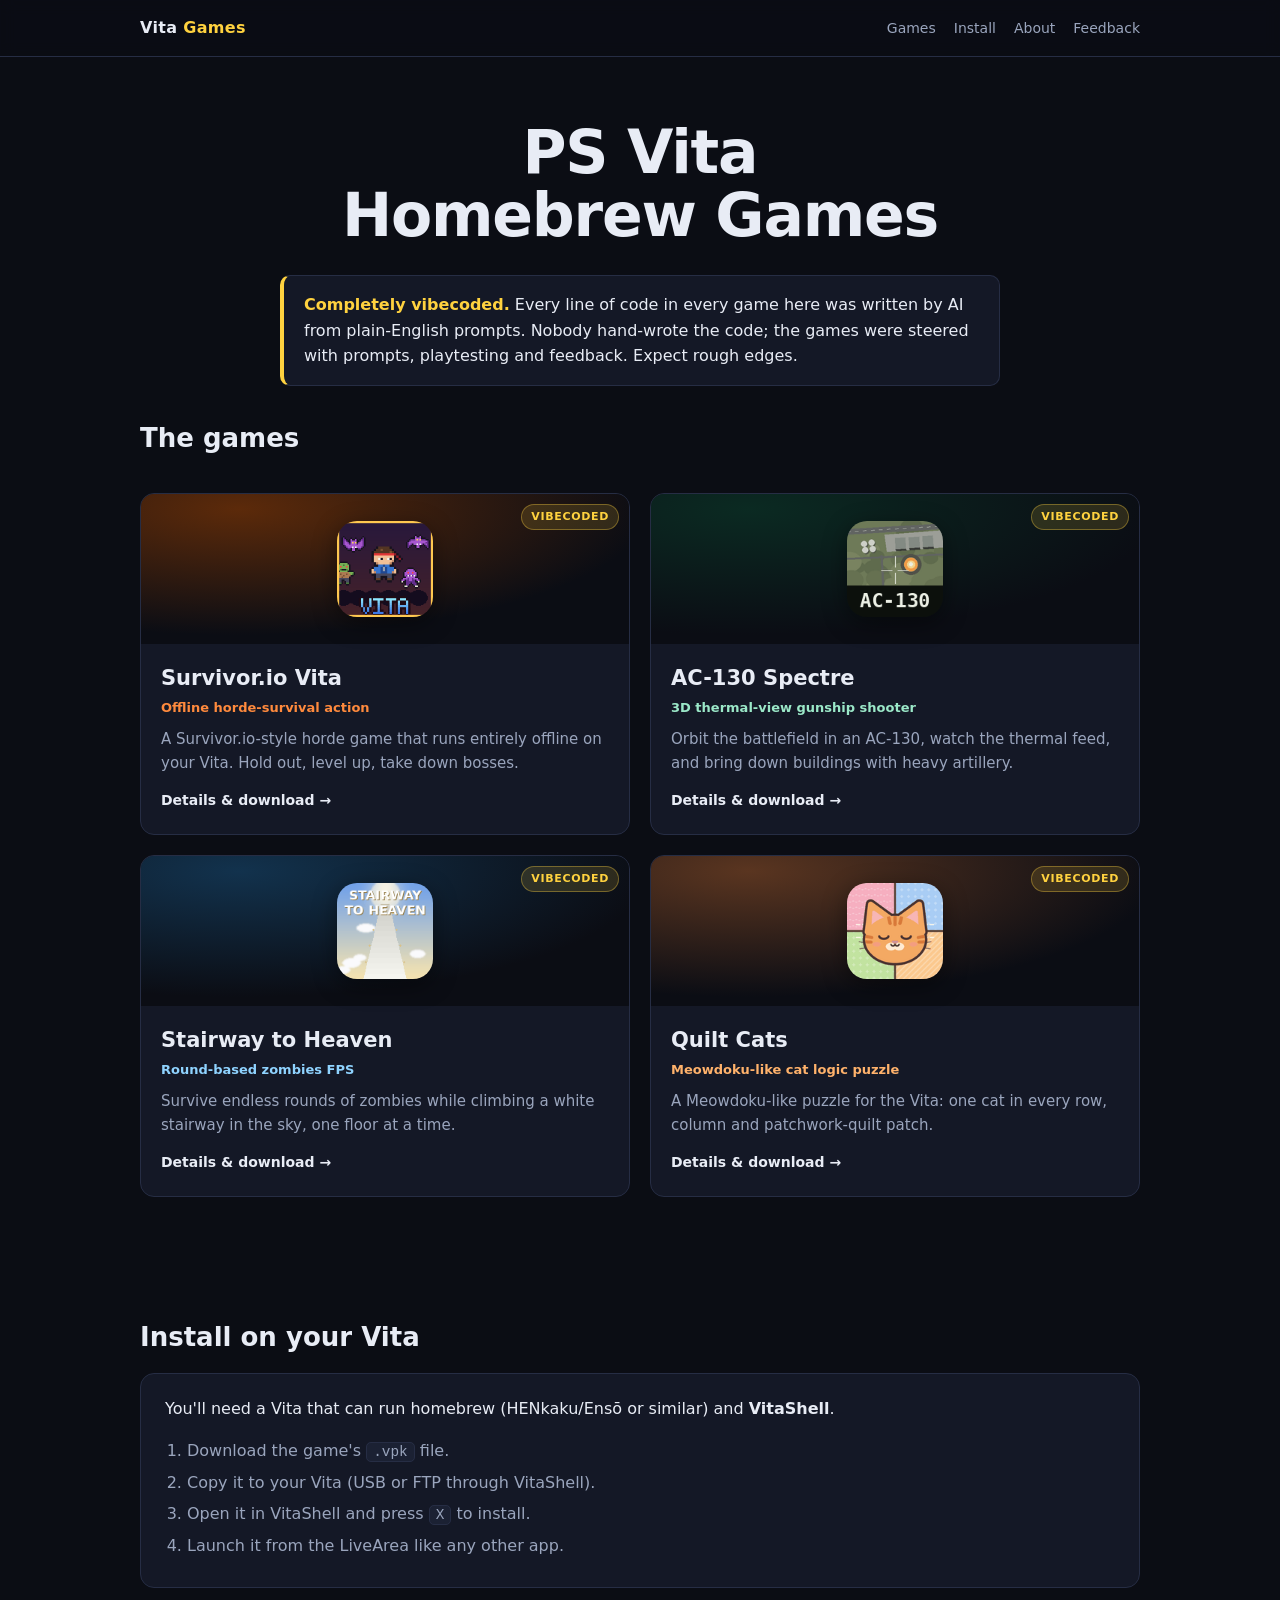
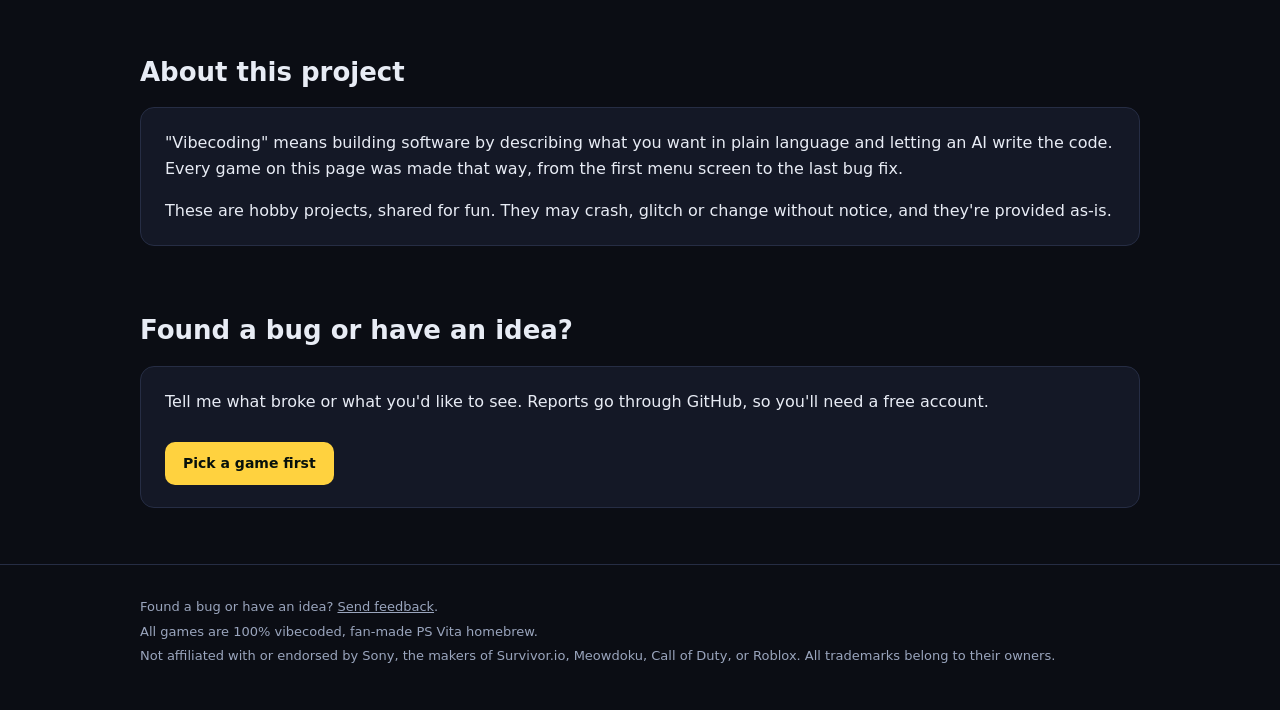
<file: index.html>
<!doctype html>
<html lang="en">
<head>
<meta charset="utf-8">
<meta name="viewport" content="width=device-width,initial-scale=1">
<title>Vita Games: PS Vita homebrew, completely vibecoded</title>
<meta name="description" content="Four PS Vita homebrew games, every line of code written by AI from plain-English prompts.">
<meta property="og:title" content="Vita Games: PS Vita homebrew, completely vibecoded">
<meta property="og:description" content="Four PS Vita homebrew games, every line of code written by AI from plain-English prompts.">
<link rel="stylesheet" href="style.css">
</head>
<body>
<header class="site"><div class="wrap">
<a class="brand" href="index.html">Vita <b>Games</b></a>
<nav><a href="index.html#games">Games</a><a href="index.html#install">Install</a><a href="index.html#about">About</a><a href="feedback.html">Feedback</a></nav>
</div></header>

<div class="hero"><div class="wrap">
<h1>PS Vita<br>Homebrew Games</h1>
<div class="banner"><strong>Completely vibecoded.</strong> Every line of code in every game here was written by AI from plain-English prompts. Nobody hand-wrote the code; the games were steered with prompts, playtesting and feedback. Expect rough edges.</div>
</div></div>

<main class="wrap">
<section id="games" class="block"><h2>The games</h2>
<div class="grid">
<a class="card" href="games/survivor-io-vita.html" style="--accent:#ff8a3d;--accent2:#5c2a0a">
<div class="art"><img src="img/survivor.png" alt="Survivor.io Vita icon" class="gicon"><span class="pill vb">Vibecoded</span></div>
<div class="body"><h3>Survivor.io Vita</h3><div class="tag">Offline horde-survival action</div>
<p>A Survivor.io-style horde game that runs entirely offline on your Vita. Hold out, level up, take down bosses.</p><span class="more">Details &amp; download →</span></div>
</a>
<a class="card" href="games/ac130-spectre.html" style="--accent:#9be8c8;--accent2:#0b2a22">
<div class="art"><img src="img/ac130.png" alt="AC-130 Spectre icon" class="gicon"><span class="pill vb">Vibecoded</span></div>
<div class="body"><h3>AC-130 Spectre</h3><div class="tag">3D thermal-view gunship shooter</div>
<p>Orbit the battlefield in an AC-130, watch the thermal feed, and bring down buildings with heavy artillery.</p><span class="more">Details &amp; download →</span></div>
</a>
<a class="card" href="games/stairway-to-heaven.html" style="--accent:#8fd3ff;--accent2:#12324d">
<div class="art"><img src="img/stairway.png" alt="Stairway to Heaven icon" class="gicon"><span class="pill vb">Vibecoded</span></div>
<div class="body"><h3>Stairway to Heaven</h3><div class="tag">Round-based zombies FPS</div>
<p>Survive endless rounds of zombies while climbing a white stairway in the sky, one floor at a time.</p><span class="more">Details &amp; download →</span></div>
</a>
<a class="card" href="games/quilt-cats.html" style="--accent:#ffb26b;--accent2:#5a3520">
<div class="art"><img src="img/quiltcats.png" alt="Quilt Cats icon" class="gicon"><span class="pill vb">Vibecoded</span></div>
<div class="body"><h3>Quilt Cats</h3><div class="tag">Meowdoku-like cat logic puzzle</div>
<p>A Meowdoku-like puzzle for the Vita: one cat in every row, column and patchwork-quilt patch.</p><span class="more">Details &amp; download →</span></div>
</a>
</div></section>

<section id="install" class="block"><h2>Install on your Vita</h2>
<div class="panel">
<p style="margin-top:0">You'll need a Vita that can run homebrew (HENkaku/Ensō or similar) and <strong>VitaShell</strong>.</p>
<ol>
<li>Download the game's <code>.vpk</code> file.</li>
<li>Copy it to your Vita (USB or FTP through VitaShell).</li>
<li>Open it in VitaShell and press <kbd>X</kbd> to install.</li>
<li>Launch it from the LiveArea like any other app.</li>
</ol>
</div></section>

<section id="about" class="block"><h2>About this project</h2>
<div class="panel">
<p style="margin-top:0">"Vibecoding" means building software by describing what you want in plain language and letting an AI write the code. Every game on this page was made that way, from the first menu screen to the last bug fix.</p>
<p style="margin-bottom:0">These are hobby projects, shared for fun. They may crash, glitch or change without notice, and they're provided as-is.</p>
</div></section>

<section id="feedback" class="block" style="--accent:#ffd23f"><h2>Found a bug or have an idea?</h2>
<div class="panel">
<p style="margin-top:0">Tell me what broke or what you'd like to see. Reports go through GitHub, so you'll need a free account.</p>
<a class="btn" href="feedback.html">Pick a game first</a>
</div></section>
</main>
<footer><div class="wrap">
<p>Found a bug or have an idea? <a href="feedback.html" style="text-decoration:underline">Send feedback</a>.</p>
<p>All games are 100% vibecoded, fan-made PS Vita homebrew.</p>
<p>Not affiliated with or endorsed by Sony, the makers of Survivor.io, Meowdoku, Call of Duty, or Roblox. All trademarks belong to their owners.</p>
</div></footer>
</body>
</html>
</file>
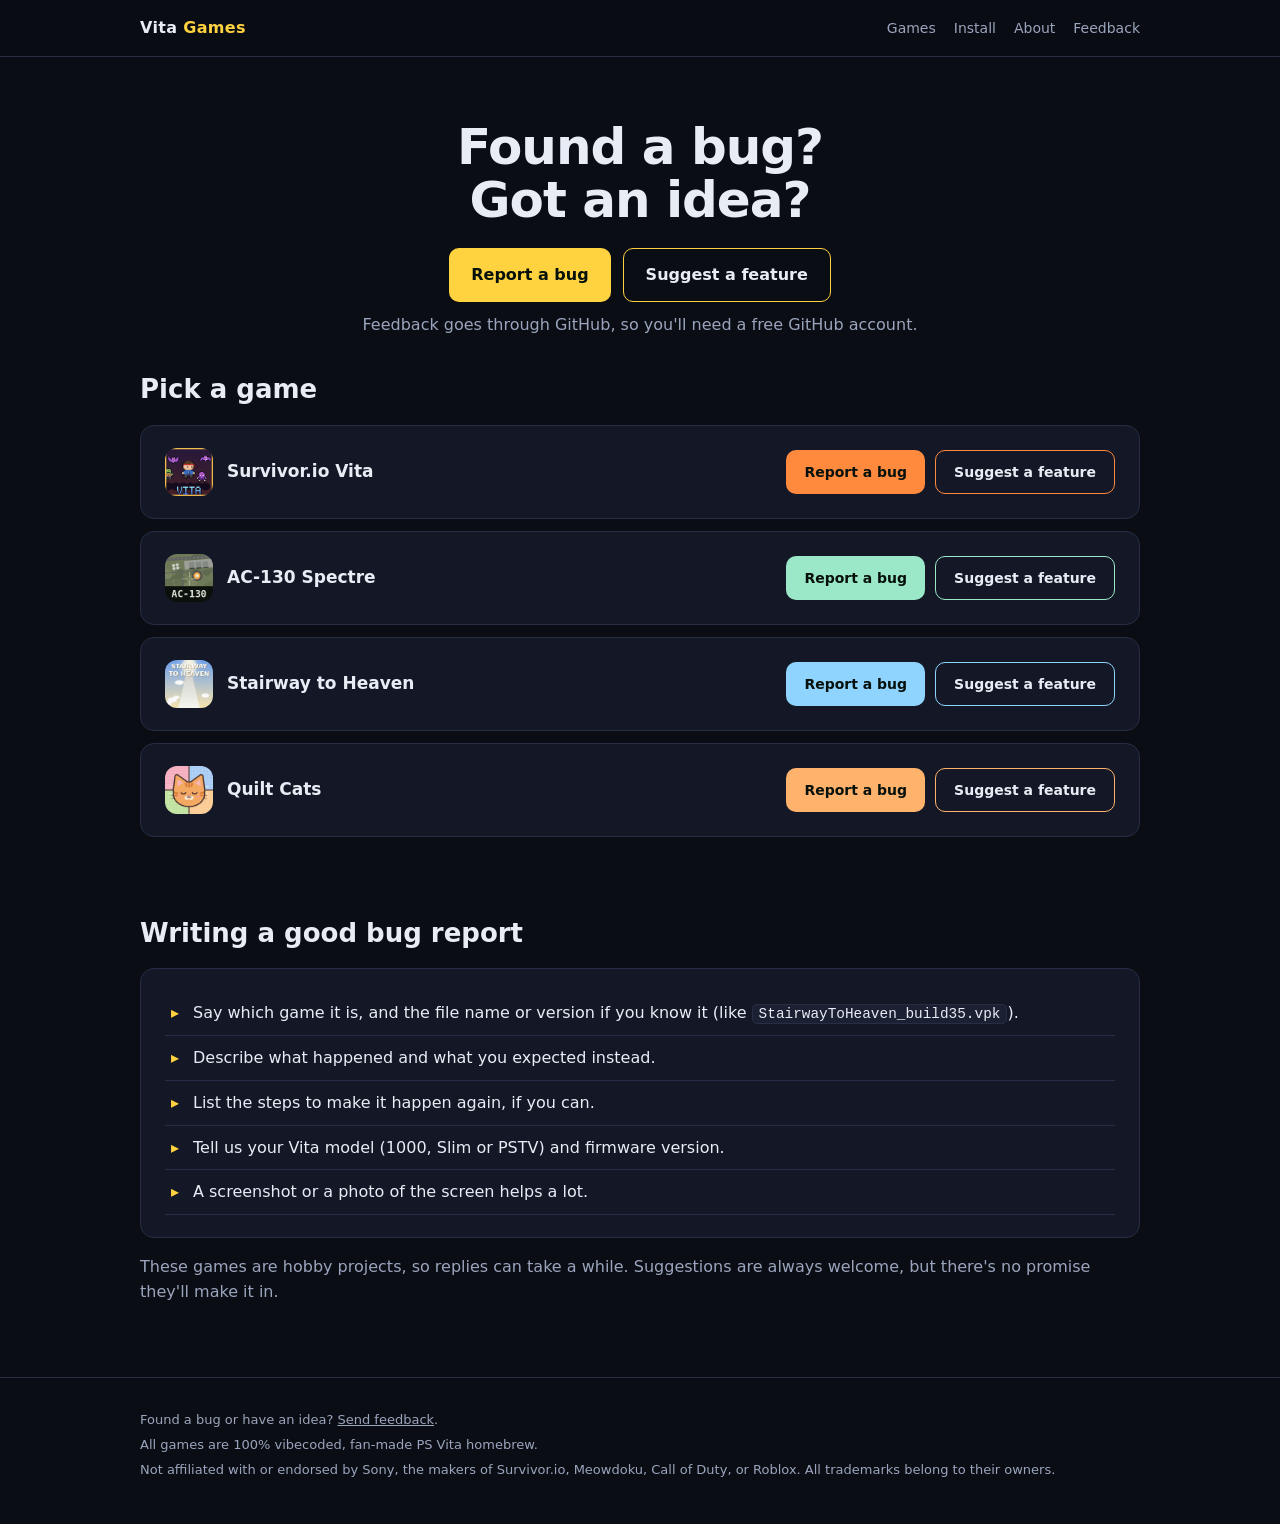
<file: feedback.html>
<!doctype html>
<html lang="en">
<head>
<meta charset="utf-8">
<meta name="viewport" content="width=device-width,initial-scale=1">
<title>Feedback | Vita Games</title>
<meta name="description" content="Report a bug or suggest a feature for the PS Vita games.">
<meta property="og:title" content="Feedback | Vita Games">
<meta property="og:description" content="Report a bug or suggest a feature for the PS Vita games.">
<link rel="stylesheet" href="style.css">
</head>
<body>
<header class="site"><div class="wrap">
<a class="brand" href="index.html">Vita <b>Games</b></a>
<nav><a href="index.html#games">Games</a><a href="index.html#install">Install</a><a href="index.html#about">About</a><a href="feedback.html">Feedback</a></nav>
</div></header>

<div class="hero" style="--accent:#ffd23f"><div class="wrap">
<h1 style="font-size:clamp(32px,5vw,50px)">Found a bug?<br>Got an idea?</h1>
<div class="cta-row">
<a class="btn" href="https://github.com/MrManHeadQuarters/Vita-Vibecoded-Games/issues/new?template=bug_report.yml">Report a bug</a>
<a class="btn alt" href="https://github.com/MrManHeadQuarters/Vita-Vibecoded-Games/issues/new?template=suggestion.yml">Suggest a feature</a>
</div>
<p style="color:var(--muted);margin:0">Feedback goes through GitHub, so you'll need a free GitHub account.</p>
</div></div>

<main class="wrap">
<section class="block"><h2>Pick a game</h2>
<div class="panel fb-row" style="--accent:#ff8a3d"><div class="fb-name"><img src="img/survivor.png" alt=""><strong>Survivor.io Vita</strong></div><div class="fb-links"><a class="btn" href="https://github.com/MrManHeadQuarters/Vita-Vibecoded-Games/issues/new?template=bug_report.yml&game=Survivor.io+Vita">Report a bug</a><a class="btn alt" href="https://github.com/MrManHeadQuarters/Vita-Vibecoded-Games/issues/new?template=suggestion.yml&game=Survivor.io+Vita">Suggest a feature</a></div></div>
<div class="panel fb-row" style="--accent:#9be8c8"><div class="fb-name"><img src="img/ac130.png" alt=""><strong>AC-130 Spectre</strong></div><div class="fb-links"><a class="btn" href="https://github.com/MrManHeadQuarters/Vita-Vibecoded-Games/issues/new?template=bug_report.yml&game=AC-130+Spectre">Report a bug</a><a class="btn alt" href="https://github.com/MrManHeadQuarters/Vita-Vibecoded-Games/issues/new?template=suggestion.yml&game=AC-130+Spectre">Suggest a feature</a></div></div>
<div class="panel fb-row" style="--accent:#8fd3ff"><div class="fb-name"><img src="img/stairway.png" alt=""><strong>Stairway to Heaven</strong></div><div class="fb-links"><a class="btn" href="https://github.com/MrManHeadQuarters/Vita-Vibecoded-Games/issues/new?template=bug_report.yml&game=Stairway+to+Heaven">Report a bug</a><a class="btn alt" href="https://github.com/MrManHeadQuarters/Vita-Vibecoded-Games/issues/new?template=suggestion.yml&game=Stairway+to+Heaven">Suggest a feature</a></div></div>
<div class="panel fb-row" style="--accent:#ffb26b"><div class="fb-name"><img src="img/quiltcats.png" alt=""><strong>Quilt Cats</strong></div><div class="fb-links"><a class="btn" href="https://github.com/MrManHeadQuarters/Vita-Vibecoded-Games/issues/new?template=bug_report.yml&game=Quilt+Cats">Report a bug</a><a class="btn alt" href="https://github.com/MrManHeadQuarters/Vita-Vibecoded-Games/issues/new?template=suggestion.yml&game=Quilt+Cats">Suggest a feature</a></div></div>
</section>

<section class="block" style="--accent:#ffd23f"><h2>Writing a good bug report</h2>
<div class="panel"><ul class="feat">
<li>Say which game it is, and the file name or version if you know it (like <code>StairwayToHeaven_build35.vpk</code>).</li>
<li>Describe what happened and what you expected instead.</li>
<li>List the steps to make it happen again, if you can.</li>
<li>Tell us your Vita model (1000, Slim or PSTV) and firmware version.</li>
<li>A screenshot or a photo of the screen helps a lot.</li>
</ul></div>
<p style="color:var(--muted)">These games are hobby projects, so replies can take a while. Suggestions are always welcome, but there's no promise they'll make it in.</p>
</section>
</main>
<footer><div class="wrap">
<p>Found a bug or have an idea? <a href="feedback.html" style="text-decoration:underline">Send feedback</a>.</p>
<p>All games are 100% vibecoded, fan-made PS Vita homebrew.</p>
<p>Not affiliated with or endorsed by Sony, the makers of Survivor.io, Meowdoku, Call of Duty, or Roblox. All trademarks belong to their owners.</p>
</div></footer>
</body>
</html>
</file>
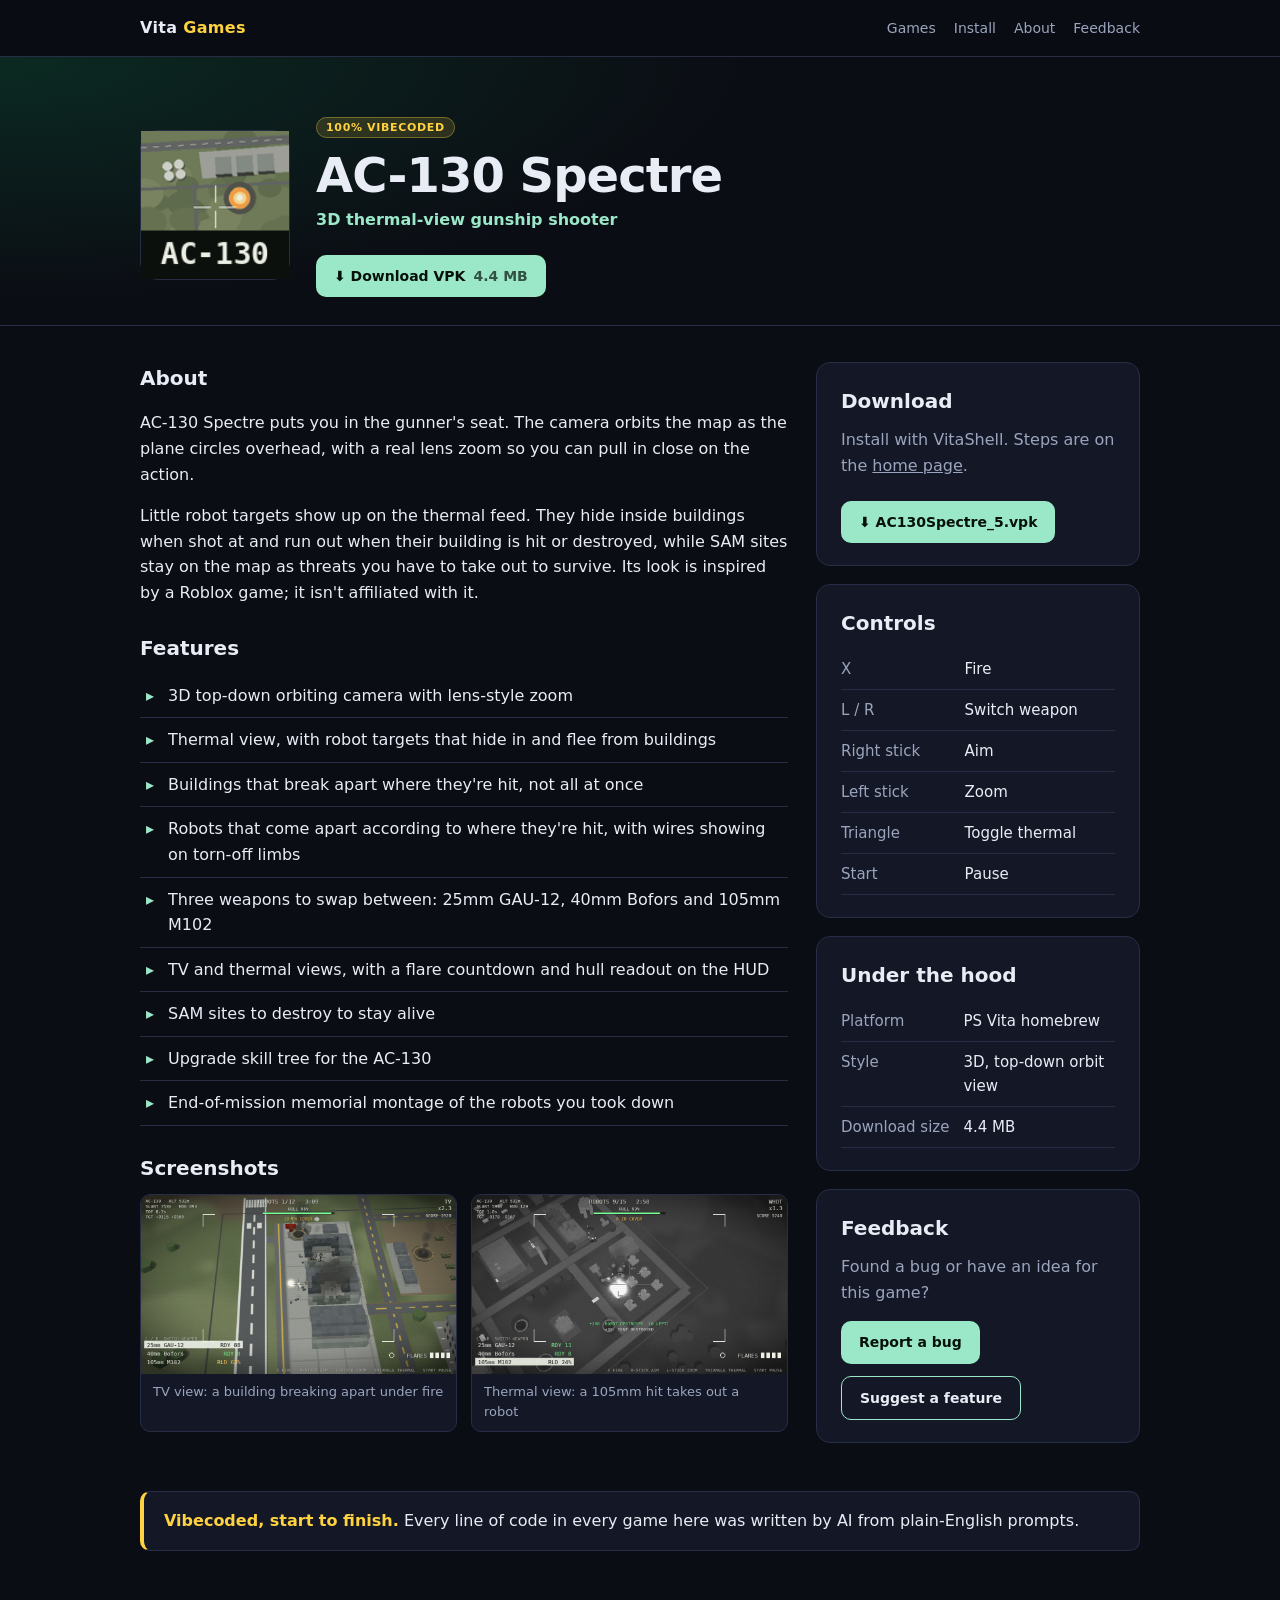
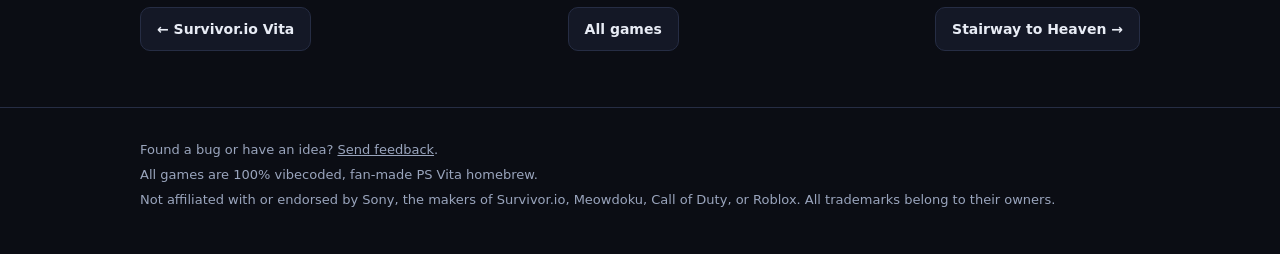
<file: games/ac130-spectre.html>
<!doctype html>
<html lang="en">
<head>
<meta charset="utf-8">
<meta name="viewport" content="width=device-width,initial-scale=1">
<title>AC-130 Spectre | Vita Games</title>
<meta name="description" content="Orbit the battlefield in an AC-130, watch the thermal feed, and bring down buildings with heavy artillery.">
<meta property="og:title" content="AC-130 Spectre | Vita Games">
<meta property="og:description" content="Orbit the battlefield in an AC-130, watch the thermal feed, and bring down buildings with heavy artillery.">
<link rel="stylesheet" href="../style.css">
</head>
<body>
<header class="site"><div class="wrap">
<a class="brand" href="../index.html">Vita <b>Games</b></a>
<nav><a href="../index.html#games">Games</a><a href="../index.html#install">Install</a><a href="../index.html#about">About</a><a href="../feedback.html">Feedback</a></nav>
</div></header>

<div class="game-hero" style="--accent:#9be8c8;--accent2:#0b2a22"><div class="wrap"><div class="row">
<div class="art"><img src="../img/ac130.png" alt="AC-130 Spectre icon" class="gicon"></div>
<div>
<span class="pill">100% vibecoded</span>
<h1 style="margin-top:10px">AC-130 Spectre</h1>
<div class="tag">3D thermal-view gunship shooter</div>

<a class="btn" href="../downloads/AC130Spectre_5.vpk" download>⬇ Download VPK <span>4.4 MB</span></a>
</div></div></div></div>

<main class="wrap" style="--accent:#9be8c8">
<div class="cols">
<div>
<h2>About</h2>
<p>AC-130 Spectre puts you in the gunner&#x27;s seat. The camera orbits the map as the plane circles overhead, with a real lens zoom so you can pull in close on the action.</p>
<p>Little robot targets show up on the thermal feed. They hide inside buildings when shot at and run out when their building is hit or destroyed, while SAM sites stay on the map as threats you have to take out to survive. Its look is inspired by a Roblox game; it isn&#x27;t affiliated with it.</p>
<h2>Features</h2>
<ul class="feat">
<li>3D top-down orbiting camera with lens-style zoom</li>
<li>Thermal view, with robot targets that hide in and flee from buildings</li>
<li>Buildings that break apart where they&#x27;re hit, not all at once</li>
<li>Robots that come apart according to where they&#x27;re hit, with wires showing on torn-off limbs</li>
<li>Three weapons to swap between: 25mm GAU-12, 40mm Bofors and 105mm M102</li>
<li>TV and thermal views, with a flare countdown and hull readout on the HUD</li>
<li>SAM sites to destroy to stay alive</li>
<li>Upgrade skill tree for the AC-130</li>
<li>End-of-mission memorial montage of the robots you took down</li>
</ul>
<h2>Screenshots</h2>
<div class="shots"><a class="shot has" href="../img/ac130-tv.png" target="_blank" rel="noopener"><img src="../img/ac130-tv.png" alt="TV view: a building breaking apart under fire" loading="lazy"><span>TV view: a building breaking apart under fire</span></a><a class="shot has" href="../img/ac130-thermal.png" target="_blank" rel="noopener"><img src="../img/ac130-thermal.png" alt="Thermal view: a 105mm hit takes out a robot" loading="lazy"><span>Thermal view: a 105mm hit takes out a robot</span></a></div>
</div>
<aside class="side">
<div class="panel"><h2 style="margin-top:0">Download</h2><p style="margin:0 0 10px;color:var(--muted)">Install with VitaShell. Steps are on the <a href="../index.html#install" style="text-decoration:underline">home page</a>.</p><a class="btn" href="../downloads/AC130Spectre_5.vpk" download>⬇ AC130Spectre_5.vpk</a></div>
<div class="panel"><h2 style="margin-top:0">Controls</h2><table class="kv"><tr><td>X</td><td>Fire</td></tr>
<tr><td>L / R</td><td>Switch weapon</td></tr>
<tr><td>Right stick</td><td>Aim</td></tr>
<tr><td>Left stick</td><td>Zoom</td></tr>
<tr><td>Triangle</td><td>Toggle thermal</td></tr>
<tr><td>Start</td><td>Pause</td></tr></table></div>
<div class="panel"><h2 style="margin-top:0">Under the hood</h2><table class="kv"><tr><td>Platform</td><td>PS Vita homebrew</td></tr>
<tr><td>Style</td><td>3D, top-down orbit view</td></tr>
<tr><td>Download size</td><td>4.4 MB</td></tr></table></div>
<div class="panel"><h2 style="margin-top:0">Feedback</h2><p style="margin:0 0 4px;color:var(--muted)">Found a bug or have an idea for this game?</p><a class="btn" href="https://github.com/MrManHeadQuarters/Vita-Vibecoded-Games/issues/new?template=bug_report.yml&game=AC-130+Spectre">Report a bug</a> <a class="btn alt" href="https://github.com/MrManHeadQuarters/Vita-Vibecoded-Games/issues/new?template=suggestion.yml&game=AC-130+Spectre">Suggest a feature</a></div>
</aside>
</div>

<div class="vibe"><strong>Vibecoded, start to finish.</strong> Every line of code in every game here was written by AI from plain-English prompts.</div>

<div class="pager">
<a href="survivor-io-vita.html">← Survivor.io Vita</a>
<a href="../index.html#games">All games</a>
<a href="stairway-to-heaven.html">Stairway to Heaven →</a>
</div>
</main>
<footer><div class="wrap">
<p>Found a bug or have an idea? <a href="../feedback.html" style="text-decoration:underline">Send feedback</a>.</p>
<p>All games are 100% vibecoded, fan-made PS Vita homebrew.</p>
<p>Not affiliated with or endorsed by Sony, the makers of Survivor.io, Meowdoku, Call of Duty, or Roblox. All trademarks belong to their owners.</p>
</div></footer>
</body>
</html>
</file>
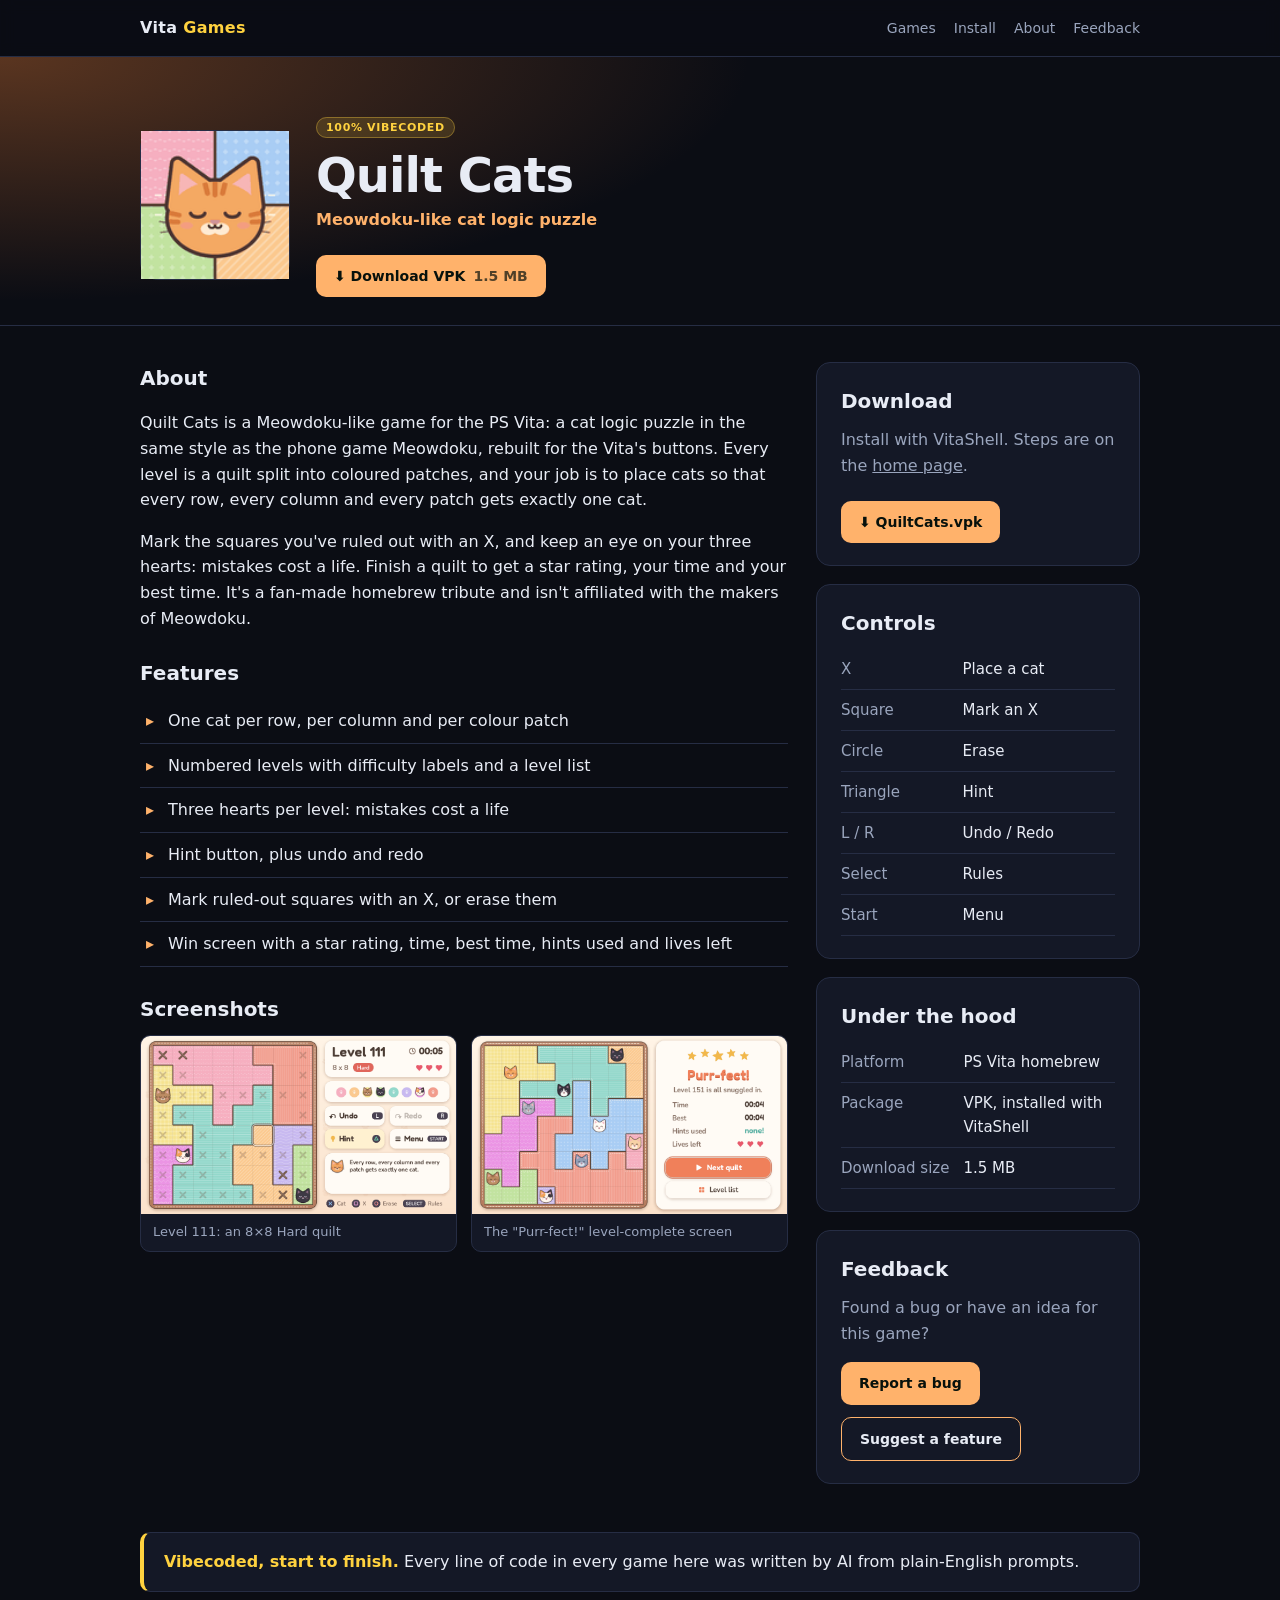
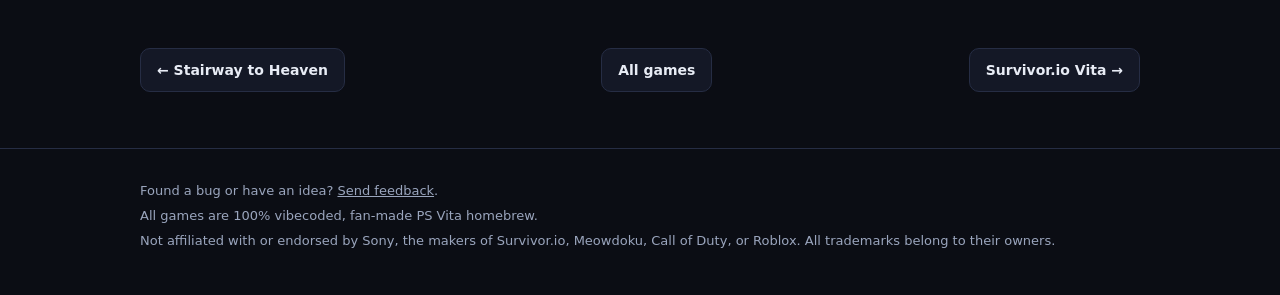
<file: games/quilt-cats.html>
<!doctype html>
<html lang="en">
<head>
<meta charset="utf-8">
<meta name="viewport" content="width=device-width,initial-scale=1">
<title>Quilt Cats | Vita Games</title>
<meta name="description" content="A Meowdoku-like puzzle for the Vita: one cat in every row, column and patchwork-quilt patch.">
<meta property="og:title" content="Quilt Cats | Vita Games">
<meta property="og:description" content="A Meowdoku-like puzzle for the Vita: one cat in every row, column and patchwork-quilt patch.">
<link rel="stylesheet" href="../style.css">
</head>
<body>
<header class="site"><div class="wrap">
<a class="brand" href="../index.html">Vita <b>Games</b></a>
<nav><a href="../index.html#games">Games</a><a href="../index.html#install">Install</a><a href="../index.html#about">About</a><a href="../feedback.html">Feedback</a></nav>
</div></header>

<div class="game-hero" style="--accent:#ffb26b;--accent2:#5a3520"><div class="wrap"><div class="row">
<div class="art"><img src="../img/quiltcats.png" alt="Quilt Cats icon" class="gicon"></div>
<div>
<span class="pill">100% vibecoded</span>
<h1 style="margin-top:10px">Quilt Cats</h1>
<div class="tag">Meowdoku-like cat logic puzzle</div>

<a class="btn" href="../downloads/QuiltCats.vpk" download>⬇ Download VPK <span>1.5 MB</span></a>
</div></div></div></div>

<main class="wrap" style="--accent:#ffb26b">
<div class="cols">
<div>
<h2>About</h2>
<p>Quilt Cats is a Meowdoku-like game for the PS Vita: a cat logic puzzle in the same style as the phone game Meowdoku, rebuilt for the Vita&#x27;s buttons. Every level is a quilt split into coloured patches, and your job is to place cats so that every row, every column and every patch gets exactly one cat.</p>
<p>Mark the squares you&#x27;ve ruled out with an X, and keep an eye on your three hearts: mistakes cost a life. Finish a quilt to get a star rating, your time and your best time. It&#x27;s a fan-made homebrew tribute and isn&#x27;t affiliated with the makers of Meowdoku.</p>
<h2>Features</h2>
<ul class="feat">
<li>One cat per row, per column and per colour patch</li>
<li>Numbered levels with difficulty labels and a level list</li>
<li>Three hearts per level: mistakes cost a life</li>
<li>Hint button, plus undo and redo</li>
<li>Mark ruled-out squares with an X, or erase them</li>
<li>Win screen with a star rating, time, best time, hints used and lives left</li>
</ul>
<h2>Screenshots</h2>
<div class="shots"><a class="shot has" href="../img/quiltcats-level.png" target="_blank" rel="noopener"><img src="../img/quiltcats-level.png" alt="Level 111: an 8×8 Hard quilt" loading="lazy"><span>Level 111: an 8×8 Hard quilt</span></a><a class="shot has" href="../img/quiltcats-win.png" target="_blank" rel="noopener"><img src="../img/quiltcats-win.png" alt="The &quot;Purr-fect!&quot; level-complete screen" loading="lazy"><span>The &quot;Purr-fect!&quot; level-complete screen</span></a></div>
</div>
<aside class="side">
<div class="panel"><h2 style="margin-top:0">Download</h2><p style="margin:0 0 10px;color:var(--muted)">Install with VitaShell. Steps are on the <a href="../index.html#install" style="text-decoration:underline">home page</a>.</p><a class="btn" href="../downloads/QuiltCats.vpk" download>⬇ QuiltCats.vpk</a></div>
<div class="panel"><h2 style="margin-top:0">Controls</h2><table class="kv"><tr><td>X</td><td>Place a cat</td></tr>
<tr><td>Square</td><td>Mark an X</td></tr>
<tr><td>Circle</td><td>Erase</td></tr>
<tr><td>Triangle</td><td>Hint</td></tr>
<tr><td>L / R</td><td>Undo / Redo</td></tr>
<tr><td>Select</td><td>Rules</td></tr>
<tr><td>Start</td><td>Menu</td></tr></table></div>
<div class="panel"><h2 style="margin-top:0">Under the hood</h2><table class="kv"><tr><td>Platform</td><td>PS Vita homebrew</td></tr>
<tr><td>Package</td><td>VPK, installed with VitaShell</td></tr>
<tr><td>Download size</td><td>1.5 MB</td></tr></table></div>
<div class="panel"><h2 style="margin-top:0">Feedback</h2><p style="margin:0 0 4px;color:var(--muted)">Found a bug or have an idea for this game?</p><a class="btn" href="https://github.com/MrManHeadQuarters/Vita-Vibecoded-Games/issues/new?template=bug_report.yml&game=Quilt+Cats">Report a bug</a> <a class="btn alt" href="https://github.com/MrManHeadQuarters/Vita-Vibecoded-Games/issues/new?template=suggestion.yml&game=Quilt+Cats">Suggest a feature</a></div>
</aside>
</div>

<div class="vibe"><strong>Vibecoded, start to finish.</strong> Every line of code in every game here was written by AI from plain-English prompts.</div>

<div class="pager">
<a href="stairway-to-heaven.html">← Stairway to Heaven</a>
<a href="../index.html#games">All games</a>
<a href="survivor-io-vita.html">Survivor.io Vita →</a>
</div>
</main>
<footer><div class="wrap">
<p>Found a bug or have an idea? <a href="../feedback.html" style="text-decoration:underline">Send feedback</a>.</p>
<p>All games are 100% vibecoded, fan-made PS Vita homebrew.</p>
<p>Not affiliated with or endorsed by Sony, the makers of Survivor.io, Meowdoku, Call of Duty, or Roblox. All trademarks belong to their owners.</p>
</div></footer>
</body>
</html>
</file>
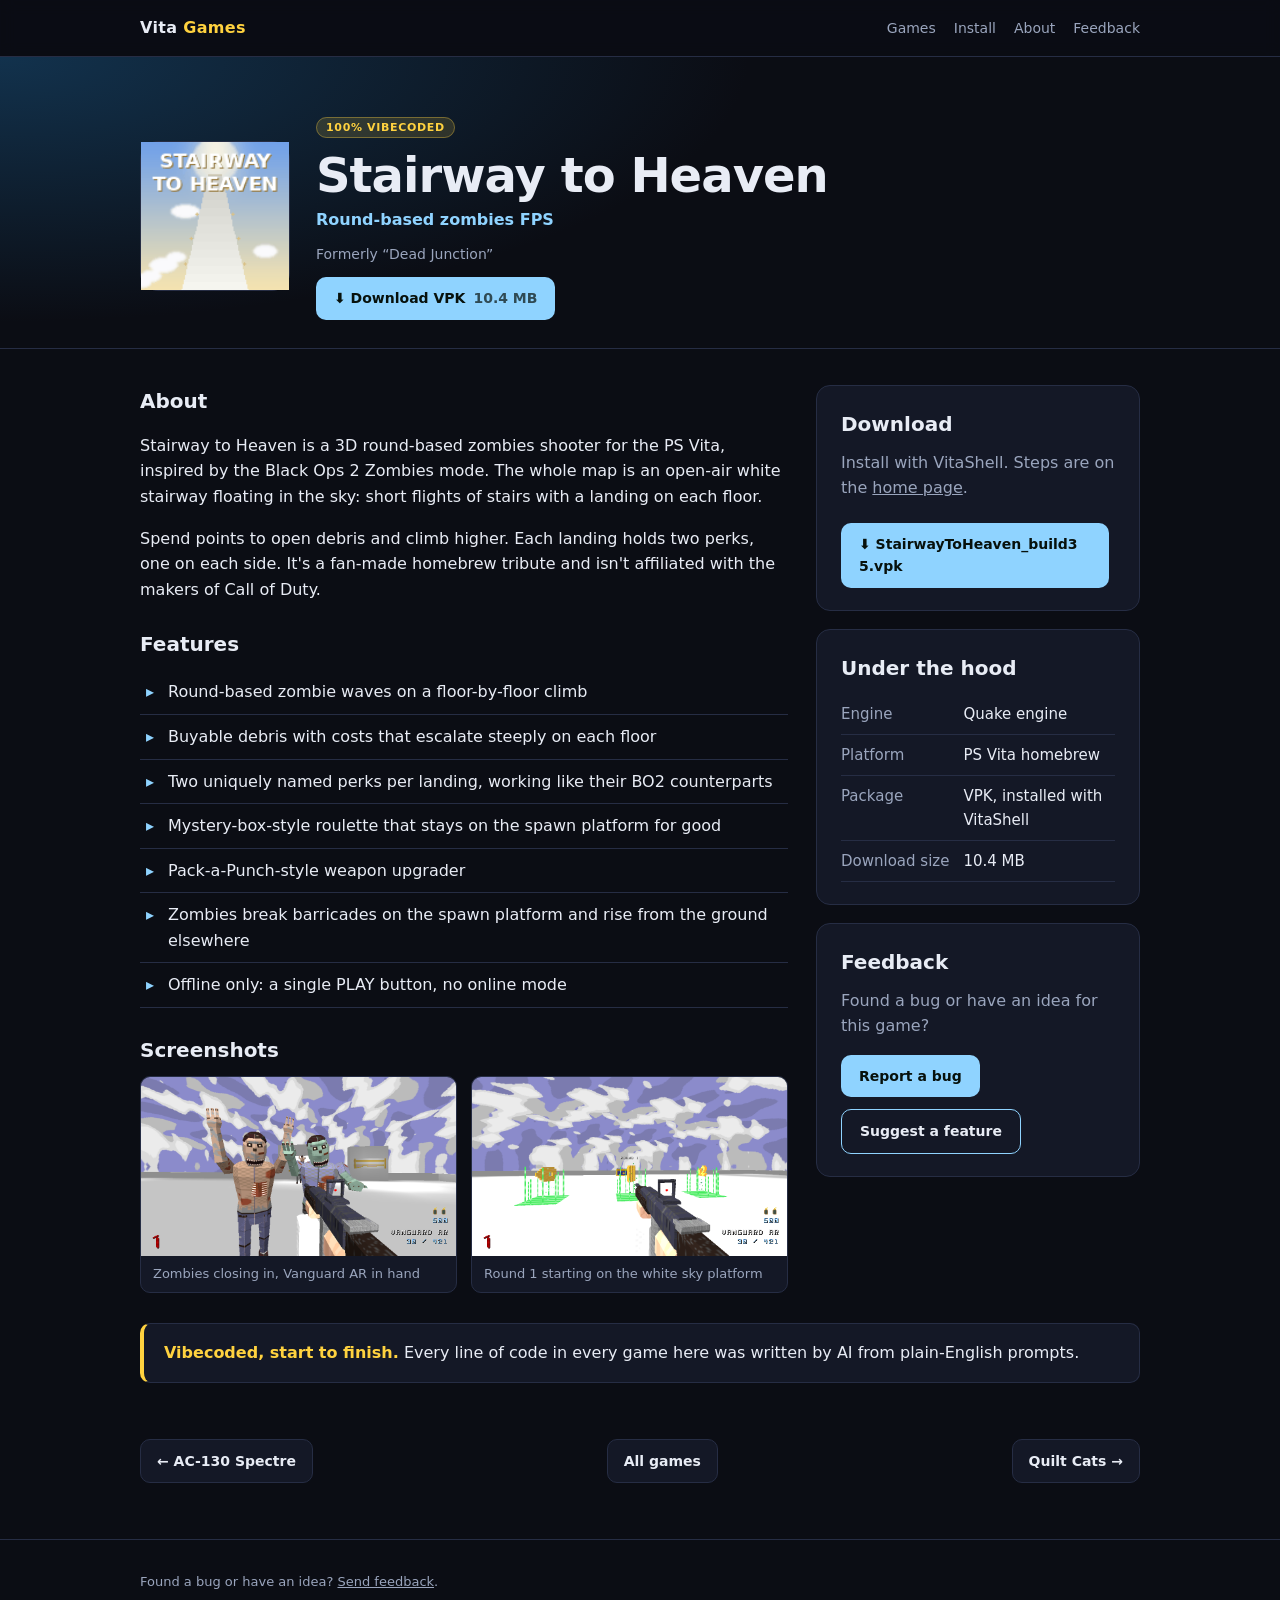
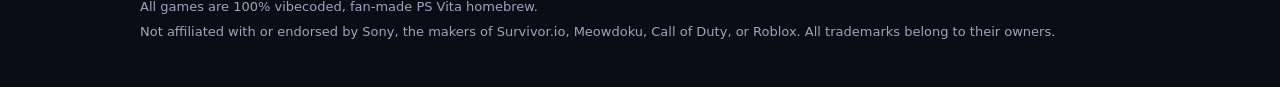
<file: games/stairway-to-heaven.html>
<!doctype html>
<html lang="en">
<head>
<meta charset="utf-8">
<meta name="viewport" content="width=device-width,initial-scale=1">
<title>Stairway to Heaven | Vita Games</title>
<meta name="description" content="Survive endless rounds of zombies while climbing a white stairway in the sky, one floor at a time.">
<meta property="og:title" content="Stairway to Heaven | Vita Games">
<meta property="og:description" content="Survive endless rounds of zombies while climbing a white stairway in the sky, one floor at a time.">
<link rel="stylesheet" href="../style.css">
</head>
<body>
<header class="site"><div class="wrap">
<a class="brand" href="../index.html">Vita <b>Games</b></a>
<nav><a href="../index.html#games">Games</a><a href="../index.html#install">Install</a><a href="../index.html#about">About</a><a href="../feedback.html">Feedback</a></nav>
</div></header>

<div class="game-hero" style="--accent:#8fd3ff;--accent2:#12324d"><div class="wrap"><div class="row">
<div class="art"><img src="../img/stairway.png" alt="Stairway to Heaven icon" class="gicon"></div>
<div>
<span class="pill">100% vibecoded</span>
<h1 style="margin-top:10px">Stairway to Heaven</h1>
<div class="tag">Round-based zombies FPS</div>
<div class="aka">Formerly “Dead Junction”</div>
<a class="btn" href="../downloads/StairwayToHeaven_build35.vpk" download>⬇ Download VPK <span>10.4 MB</span></a>
</div></div></div></div>

<main class="wrap" style="--accent:#8fd3ff">
<div class="cols">
<div>
<h2>About</h2>
<p>Stairway to Heaven is a 3D round-based zombies shooter for the PS Vita, inspired by the Black Ops 2 Zombies mode. The whole map is an open-air white stairway floating in the sky: short flights of stairs with a landing on each floor.</p>
<p>Spend points to open debris and climb higher. Each landing holds two perks, one on each side. It&#x27;s a fan-made homebrew tribute and isn&#x27;t affiliated with the makers of Call of Duty.</p>
<h2>Features</h2>
<ul class="feat">
<li>Round-based zombie waves on a floor-by-floor climb</li>
<li>Buyable debris with costs that escalate steeply on each floor</li>
<li>Two uniquely named perks per landing, working like their BO2 counterparts</li>
<li>Mystery-box-style roulette that stays on the spawn platform for good</li>
<li>Pack-a-Punch-style weapon upgrader</li>
<li>Zombies break barricades on the spawn platform and rise from the ground elsewhere</li>
<li>Offline only: a single PLAY button, no online mode</li>
</ul>
<h2>Screenshots</h2>
<div class="shots"><a class="shot has" href="../img/stairway-zombies.png" target="_blank" rel="noopener"><img src="../img/stairway-zombies.png" alt="Zombies closing in, Vanguard AR in hand" loading="lazy"><span>Zombies closing in, Vanguard AR in hand</span></a><a class="shot has" href="../img/stairway-round1.png" target="_blank" rel="noopener"><img src="../img/stairway-round1.png" alt="Round 1 starting on the white sky platform" loading="lazy"><span>Round 1 starting on the white sky platform</span></a></div>
</div>
<aside class="side">
<div class="panel"><h2 style="margin-top:0">Download</h2><p style="margin:0 0 10px;color:var(--muted)">Install with VitaShell. Steps are on the <a href="../index.html#install" style="text-decoration:underline">home page</a>.</p><a class="btn" href="../downloads/StairwayToHeaven_build35.vpk" download>⬇ StairwayToHeaven_build35.vpk</a></div>

<div class="panel"><h2 style="margin-top:0">Under the hood</h2><table class="kv"><tr><td>Engine</td><td>Quake engine</td></tr>
<tr><td>Platform</td><td>PS Vita homebrew</td></tr>
<tr><td>Package</td><td>VPK, installed with VitaShell</td></tr>
<tr><td>Download size</td><td>10.4 MB</td></tr></table></div>
<div class="panel"><h2 style="margin-top:0">Feedback</h2><p style="margin:0 0 4px;color:var(--muted)">Found a bug or have an idea for this game?</p><a class="btn" href="https://github.com/MrManHeadQuarters/Vita-Vibecoded-Games/issues/new?template=bug_report.yml&game=Stairway+to+Heaven">Report a bug</a> <a class="btn alt" href="https://github.com/MrManHeadQuarters/Vita-Vibecoded-Games/issues/new?template=suggestion.yml&game=Stairway+to+Heaven">Suggest a feature</a></div>
</aside>
</div>

<div class="vibe"><strong>Vibecoded, start to finish.</strong> Every line of code in every game here was written by AI from plain-English prompts.</div>

<div class="pager">
<a href="ac130-spectre.html">← AC-130 Spectre</a>
<a href="../index.html#games">All games</a>
<a href="quilt-cats.html">Quilt Cats →</a>
</div>
</main>
<footer><div class="wrap">
<p>Found a bug or have an idea? <a href="../feedback.html" style="text-decoration:underline">Send feedback</a>.</p>
<p>All games are 100% vibecoded, fan-made PS Vita homebrew.</p>
<p>Not affiliated with or endorsed by Sony, the makers of Survivor.io, Meowdoku, Call of Duty, or Roblox. All trademarks belong to their owners.</p>
</div></footer>
</body>
</html>
</file>
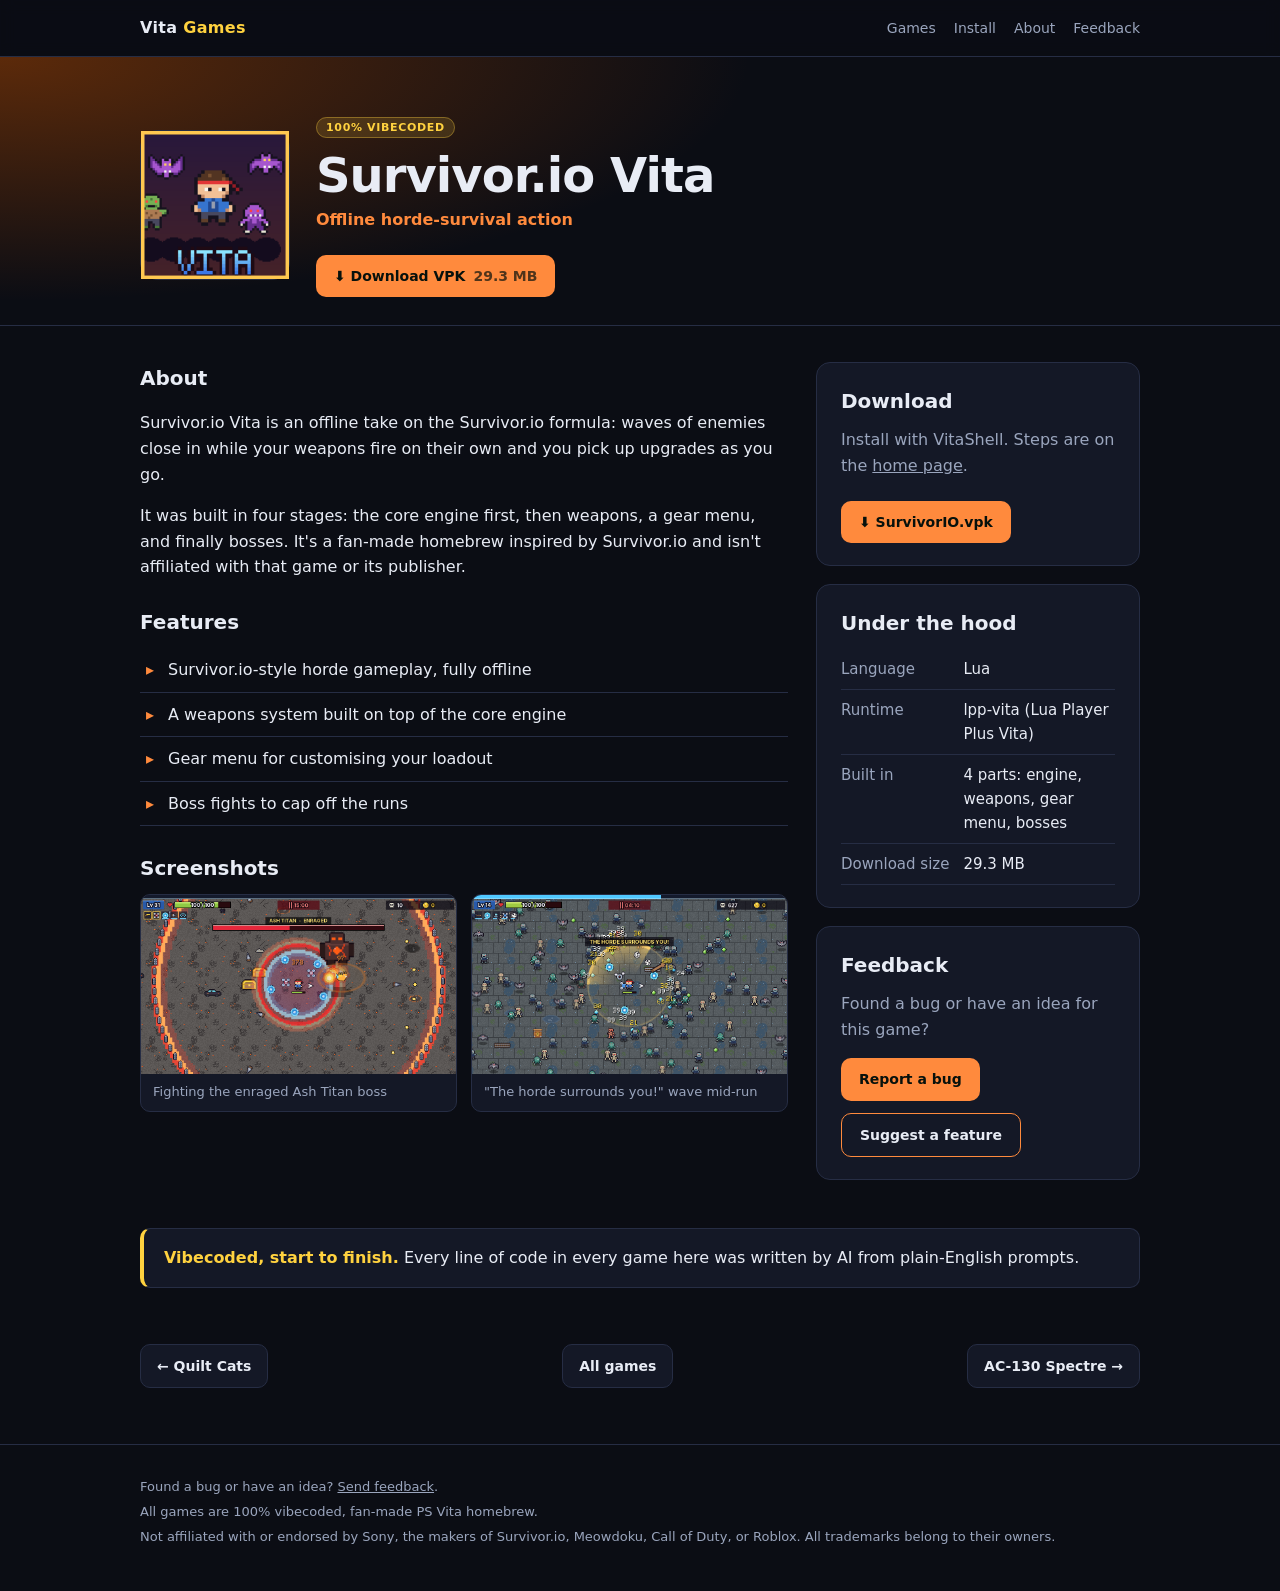
<file: games/survivor-io-vita.html>
<!doctype html>
<html lang="en">
<head>
<meta charset="utf-8">
<meta name="viewport" content="width=device-width,initial-scale=1">
<title>Survivor.io Vita | Vita Games</title>
<meta name="description" content="A Survivor.io-style horde game that runs entirely offline on your Vita. Hold out, level up, take down bosses.">
<meta property="og:title" content="Survivor.io Vita | Vita Games">
<meta property="og:description" content="A Survivor.io-style horde game that runs entirely offline on your Vita. Hold out, level up, take down bosses.">
<link rel="stylesheet" href="../style.css">
</head>
<body>
<header class="site"><div class="wrap">
<a class="brand" href="../index.html">Vita <b>Games</b></a>
<nav><a href="../index.html#games">Games</a><a href="../index.html#install">Install</a><a href="../index.html#about">About</a><a href="../feedback.html">Feedback</a></nav>
</div></header>

<div class="game-hero" style="--accent:#ff8a3d;--accent2:#5c2a0a"><div class="wrap"><div class="row">
<div class="art"><img src="../img/survivor.png" alt="Survivor.io Vita icon" class="gicon"></div>
<div>
<span class="pill">100% vibecoded</span>
<h1 style="margin-top:10px">Survivor.io Vita</h1>
<div class="tag">Offline horde-survival action</div>

<a class="btn" href="../downloads/SurvivorIO.vpk" download>⬇ Download VPK <span>29.3 MB</span></a>
</div></div></div></div>

<main class="wrap" style="--accent:#ff8a3d">
<div class="cols">
<div>
<h2>About</h2>
<p>Survivor.io Vita is an offline take on the Survivor.io formula: waves of enemies close in while your weapons fire on their own and you pick up upgrades as you go.</p>
<p>It was built in four stages: the core engine first, then weapons, a gear menu, and finally bosses. It&#x27;s a fan-made homebrew inspired by Survivor.io and isn&#x27;t affiliated with that game or its publisher.</p>
<h2>Features</h2>
<ul class="feat">
<li>Survivor.io-style horde gameplay, fully offline</li>
<li>A weapons system built on top of the core engine</li>
<li>Gear menu for customising your loadout</li>
<li>Boss fights to cap off the runs</li>
</ul>
<h2>Screenshots</h2>
<div class="shots"><a class="shot has" href="../img/survivor-boss.png" target="_blank" rel="noopener"><img src="../img/survivor-boss.png" alt="Fighting the enraged Ash Titan boss" loading="lazy"><span>Fighting the enraged Ash Titan boss</span></a><a class="shot has" href="../img/survivor-horde.png" target="_blank" rel="noopener"><img src="../img/survivor-horde.png" alt="&quot;The horde surrounds you!&quot; wave mid-run" loading="lazy"><span>&quot;The horde surrounds you!&quot; wave mid-run</span></a></div>
</div>
<aside class="side">
<div class="panel"><h2 style="margin-top:0">Download</h2><p style="margin:0 0 10px;color:var(--muted)">Install with VitaShell. Steps are on the <a href="../index.html#install" style="text-decoration:underline">home page</a>.</p><a class="btn" href="../downloads/SurvivorIO.vpk" download>⬇ SurvivorIO.vpk</a></div>

<div class="panel"><h2 style="margin-top:0">Under the hood</h2><table class="kv"><tr><td>Language</td><td>Lua</td></tr>
<tr><td>Runtime</td><td>lpp-vita (Lua Player Plus Vita)</td></tr>
<tr><td>Built in</td><td>4 parts: engine, weapons, gear menu, bosses</td></tr>
<tr><td>Download size</td><td>29.3 MB</td></tr></table></div>
<div class="panel"><h2 style="margin-top:0">Feedback</h2><p style="margin:0 0 4px;color:var(--muted)">Found a bug or have an idea for this game?</p><a class="btn" href="https://github.com/MrManHeadQuarters/Vita-Vibecoded-Games/issues/new?template=bug_report.yml&game=Survivor.io+Vita">Report a bug</a> <a class="btn alt" href="https://github.com/MrManHeadQuarters/Vita-Vibecoded-Games/issues/new?template=suggestion.yml&game=Survivor.io+Vita">Suggest a feature</a></div>
</aside>
</div>

<div class="vibe"><strong>Vibecoded, start to finish.</strong> Every line of code in every game here was written by AI from plain-English prompts.</div>

<div class="pager">
<a href="quilt-cats.html">← Quilt Cats</a>
<a href="../index.html#games">All games</a>
<a href="ac130-spectre.html">AC-130 Spectre →</a>
</div>
</main>
<footer><div class="wrap">
<p>Found a bug or have an idea? <a href="../feedback.html" style="text-decoration:underline">Send feedback</a>.</p>
<p>All games are 100% vibecoded, fan-made PS Vita homebrew.</p>
<p>Not affiliated with or endorsed by Sony, the makers of Survivor.io, Meowdoku, Call of Duty, or Roblox. All trademarks belong to their owners.</p>
</div></footer>
</body>
</html>
</file>
<file: style.css>
:root{--bg:#0b0d14;--panel:#141826;--panel2:#1b2133;--text:#e8ecf5;--muted:#9aa5bd;--line:#262d44;--hl:#ffd23f}
*{box-sizing:border-box}
html{scroll-behavior:smooth}
body{margin:0;background:var(--bg);color:var(--text);font:16px/1.6 system-ui,-apple-system,Segoe UI,Roboto,sans-serif}
a{color:inherit}
.wrap{max-width:1040px;margin:0 auto;padding:0 20px}
header.site{border-bottom:1px solid var(--line);position:sticky;top:0;background:rgba(11,13,20,.9);backdrop-filter:blur(8px);z-index:5}
header.site .wrap{display:flex;align-items:center;justify-content:space-between;height:56px}
.brand{font-weight:800;letter-spacing:.02em;text-decoration:none}
.brand b{color:var(--hl)}
nav a{margin-left:18px;color:var(--muted);text-decoration:none;font-size:14px}
nav a:hover{color:var(--text)}
.hero{padding:64px 0 24px;text-align:center}
.hero h1{font-size:clamp(34px,6vw,60px);line-height:1.05;margin:0 0 14px;letter-spacing:-.02em}
.hero p.lead{color:var(--muted);max-width:640px;margin:0 auto 22px;font-size:18px}
.badge{display:inline-flex;align-items:center;gap:8px;background:var(--hl);color:#1a1500;font-weight:800;padding:8px 16px;border-radius:999px;font-size:14px;letter-spacing:.04em;text-transform:uppercase}
.banner{margin:28px auto 0;max-width:720px;background:var(--panel);border:1px solid var(--line);border-left:4px solid var(--hl);border-radius:10px;padding:16px 20px;text-align:left}
.banner strong{color:var(--hl)}
.grid{display:grid;grid-template-columns:repeat(2,1fr);gap:20px;padding:20px 0 56px}
.card{background:var(--panel);border:1px solid var(--line);border-radius:14px;overflow:hidden;text-decoration:none;display:flex;flex-direction:column;transition:transform .15s,border-color .15s}
@media(max-width:700px){.grid{grid-template-columns:1fr}}
.card:hover{transform:translateY(-3px);border-color:var(--accent)}
.art{height:150px;display:grid;place-items:center;color:var(--accent);background:radial-gradient(120% 120% at 20% 10%,var(--accent2),#0b0d14 70%);position:relative}
.art svg{width:84px;height:84px}
.art .vb{position:absolute;top:10px;right:10px}
.pill{font-size:11px;font-weight:800;letter-spacing:.06em;text-transform:uppercase;background:rgba(255,210,63,.14);color:var(--hl);border:1px solid rgba(255,210,63,.35);padding:3px 9px;border-radius:999px}
.card .body{padding:18px 20px 22px}
.card h3{margin:0 0 2px;font-size:21px}
.card .tag{color:var(--accent);font-size:13px;font-weight:700;margin-bottom:8px}
.card p{margin:0;color:var(--muted);font-size:15px}
.card .more{display:inline-block;margin-top:14px;font-weight:700;color:var(--text);font-size:14px}
section.block{padding:8px 0 56px}
section.block h2{font-size:26px;margin:0 0 14px}
.panel{background:var(--panel);border:1px solid var(--line);border-radius:14px;padding:22px 24px}
.panel ol{margin:8px 0 0;padding-left:22px;color:var(--muted)}
.panel ol li{margin:6px 0}
.panel code,kbd{background:var(--panel2);border:1px solid var(--line);border-radius:5px;padding:1px 6px;font-size:.9em}
.game-hero{padding:56px 0 28px;border-bottom:1px solid var(--line);background:radial-gradient(90% 140% at 0% 0%,var(--accent2),transparent 65%)}
.game-hero .row{display:flex;gap:26px;align-items:center;flex-wrap:wrap}
.game-hero .art{width:150px;border-radius:18px;flex:none;border:1px solid var(--line)}
.game-hero h1{font-size:clamp(30px,5vw,48px);margin:0;line-height:1.1;letter-spacing:-.02em}
.game-hero .tag{color:var(--accent);font-weight:700;margin:6px 0 10px}
.game-hero .aka{color:var(--muted);font-size:14px}
.cols{display:grid;grid-template-columns:2fr 1fr;gap:28px;padding:36px 0 20px}
@media(max-width:760px){.cols{grid-template-columns:1fr}}
.cols h2{font-size:20px;margin:26px 0 10px}
.cols h2:first-child{margin-top:0}
ul.feat{padding-left:0;list-style:none;margin:0}
ul.feat li{padding:9px 0 9px 28px;border-bottom:1px solid var(--line);position:relative}
ul.feat li::before{content:"▸";position:absolute;left:6px;color:var(--accent)}
table.kv{width:100%;border-collapse:collapse;font-size:15px}
table.kv td{padding:8px 0;border-bottom:1px solid var(--line);vertical-align:top}
table.kv td:first-child{color:var(--muted);padding-right:14px;white-space:nowrap}
.side .panel{margin-bottom:18px}
.gicon{width:96px;height:96px;border-radius:20px;image-rendering:auto;box-shadow:0 6px 24px rgba(0,0,0,.45)}
.game-hero .gicon{width:100%;height:100%;border-radius:0;box-shadow:none;object-fit:cover}
.game-hero .art{height:150px}
.btn{display:inline-flex;align-items:center;gap:8px;background:var(--accent);color:#07110c;font-weight:800;padding:10px 18px;border-radius:10px;text-decoration:none;font-size:14px;margin-top:12px;word-break:break-all}
.btn span{opacity:.7;font-weight:700}
.btn:hover{filter:brightness(1.1)}
.btn.off{background:var(--panel2);color:var(--muted);border:1px dashed var(--line);cursor:default}
.btn.alt{background:transparent;color:var(--text);border:1px solid var(--accent)}
.btn.alt:hover{background:rgba(255,255,255,.06)}
.side .btn{margin-right:6px}
.cta-row{display:flex;gap:12px;justify-content:center;flex-wrap:wrap;margin:22px 0 10px}
.cta-row .btn{margin-top:0;font-size:16px;padding:13px 22px}
.fb-row{display:flex;align-items:center;justify-content:space-between;gap:14px;flex-wrap:wrap;margin-bottom:12px}
.fb-name{display:flex;align-items:center;gap:14px;font-size:17px}
.fb-name img{width:48px;height:48px;border-radius:12px}
.fb-links{display:flex;gap:10px;flex-wrap:wrap}
.fb-links .btn{margin-top:0;margin-right:0}
.shots{display:grid;grid-template-columns:repeat(auto-fit,minmax(240px,1fr));gap:14px;margin-top:10px}
.shot.has{display:block;aspect-ratio:auto;border:1px solid var(--line);overflow:hidden;text-decoration:none;transition:border-color .15s}
.shot.has:hover{border-color:var(--accent)}
.shot.has img{width:100%;height:auto;display:block}
.shot.has span{display:block;padding:8px 12px;font-size:13px;color:var(--muted)}
.shot{aspect-ratio:16/9;border:1px dashed var(--line);border-radius:10px;display:grid;place-items:center;color:var(--muted);font-size:13px;background:var(--panel)}
.vibe{margin:10px 0 56px;background:var(--panel);border:1px solid var(--line);border-left:4px solid var(--hl);border-radius:10px;padding:16px 20px}
.vibe strong{color:var(--hl)}
.pager{display:flex;justify-content:space-between;gap:12px;padding:0 0 56px;flex-wrap:wrap}
.pager a{background:var(--panel);border:1px solid var(--line);border-radius:10px;padding:10px 16px;text-decoration:none;font-weight:700;font-size:14px}
.pager a:hover{border-color:var(--hl)}
footer{border-top:1px solid var(--line);color:var(--muted);font-size:13px;padding:28px 0 40px}
footer p{margin:4px 0}
</file>
